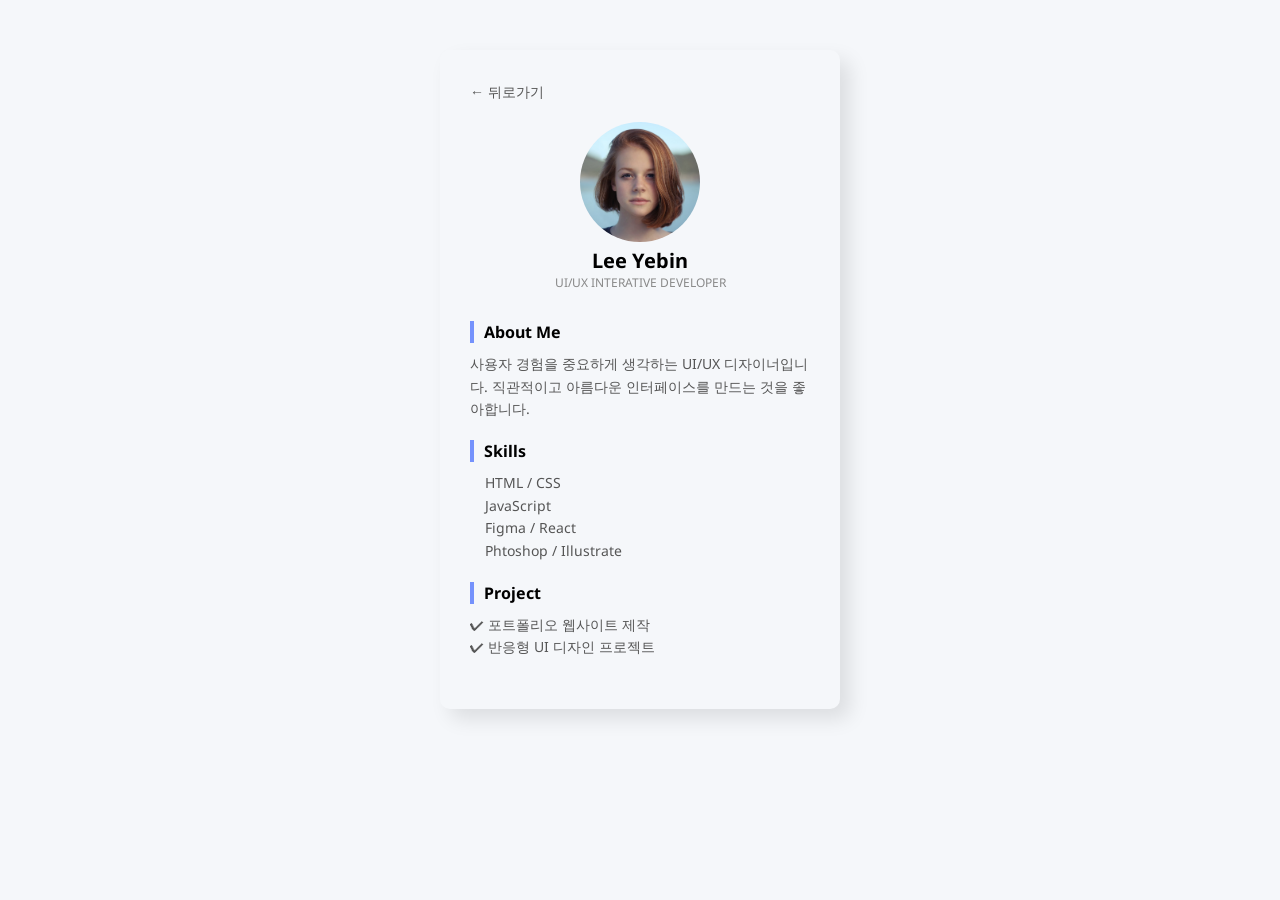
<file: profile-detail.html>
<!doctype html>
<html lang="ko">
  <head>
    <meta charset="UTF-8" />
    <meta name="viewport" content="width=device-width, initial-scale=1.0" />
    <title>멤버1 프로필 디테일 페이지</title>
    <link rel="stylesheet" href="css/detail.css" />
  </head>
  <body>
    <!-- 전체 영역 -->
    <section class="detail-wrap">
      <!-- 뒤로가기 -->
      <a href="index.html" class="back-btn">← 뒤로가기</a>
      <!-- 상단 프로필 -->
      <div class="detail-profile">
        <img src="images/member1.jpg" alt="member1" />
        <h1>Lee Yebin</h1>
        <p>UI/UX INTERATIVE DEVELOPER</p>
      </div>
      <!-- 소개 -->
      <div class="detail-box">
        <h2>About Me</h2>
        <p>
          사용자 경험을 중요하게 생각하는 UI/UX 디자이너입니다. 직관적이고
          아름다운 인터페이스를 만드는 것을 좋아합니다.
        </p>
      </div>
      <!-- 스킬 -->
      <div class="detail-box">
        <h2>Skills</h2>
        <ul>
          <li>HTML / CSS</li>
          <li>JavaScript</li>
          <li>Figma / React</li>
          <li>Phtoshop / Illustrate</li>
        </ul>
      </div>
      <!-- 프로젝트 -->
      <div class="detail-box">
        <h2>Project</h2>
        <p>✔ 포트폴리오 웹사이트 제작</p>
        <p>✔ 반응형 UI 디자인 프로젝트</p>
      </div>
    </section>
  </body>
</html>
</file>
<file: css/detail.css>
@import url("https://fonts.googleapis.com/css2?family=Noto+Sans:ital,wght@0,100..900;1,100..900&display=swap");
* {
  margin: 0;
  padding: 0;
  box-sizing: border-box;
}
ul,
li {
  list-style: none;
}
a {
  color: #333;
  text-decoration: none;
}
body {
  background-color: #f5f7fa;
  font-family: "Noto Sans", sans-serif;
}
.detail-wrap {
  width: 400px;
  margin: 50px auto;
  padding: 30px;
  color: #000;
  border-radius: 10px;
  box-shadow: 10px 10px 20px rgba(0, 0, 0, 0.1);
}
/* 뒤로가기 */
.back-btn {
  font-size: 14px;
  color: #555;
  display: inline-block;
  margin-bottom: 20px;
}
/* 프로필 */
.detail-profile {
  text-align: center;
  margin-bottom: 30px;
}
.detail-profile img {
  width: 120px;
  border-radius: 50%;
}
.detail-profile h1 {
  font-size: 20px;
}
.detail-profile p {
  font-size: 12px;
  color: #888;
}
/* 카드박스 */
.detail-box {
  margin-bottom: 20px;
}
.detail-box h2 {
  font-size: 16px;
  margin-bottom: 10px;
  border-left: 4px solid #7592fc;
  padding-left: 10px;
}
.detail-box p,
.detail-box li {
  font-size: 14px;
  color: #555;
  line-height: 1.6;
}
.detail-box ul {
  padding-left: 15px;
}
</file>
